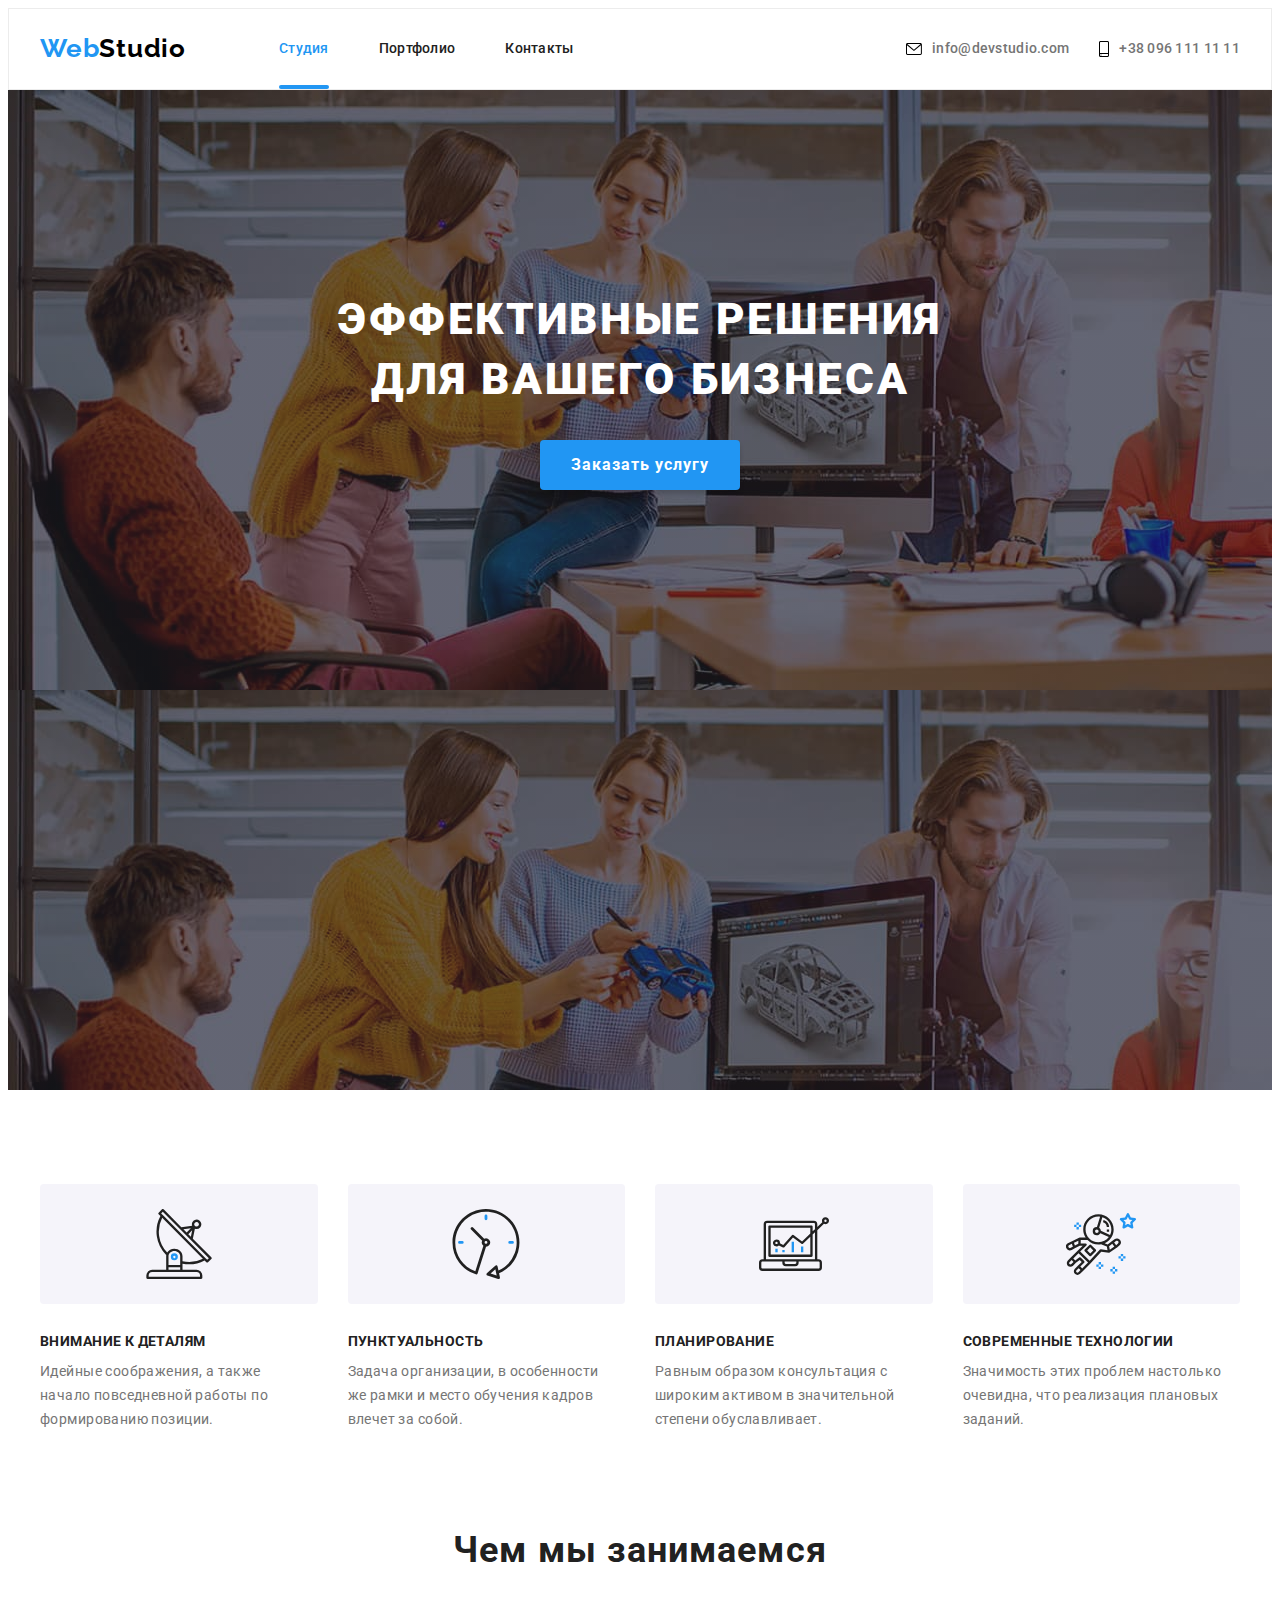
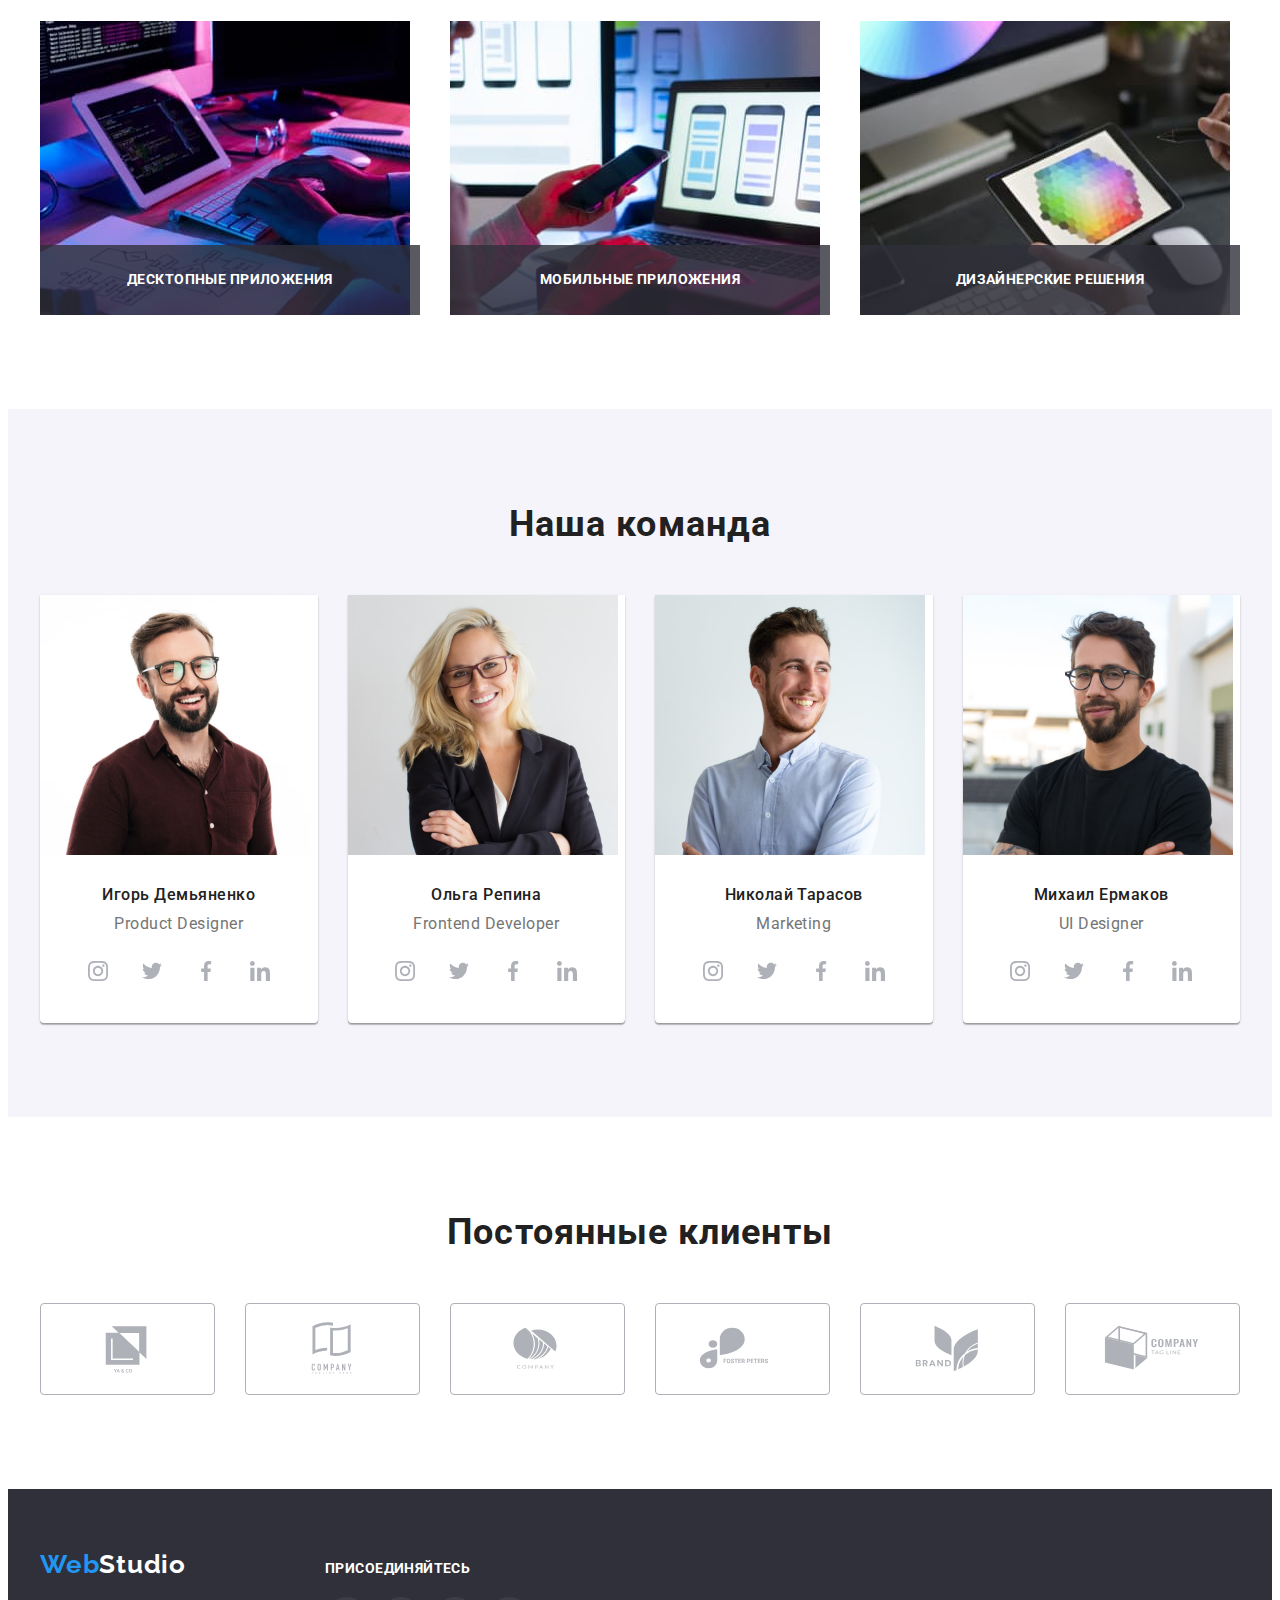
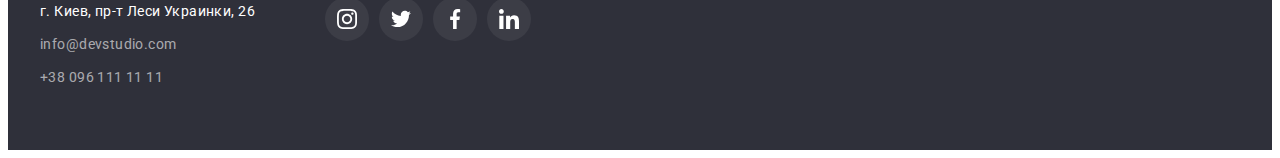
<file: index.html>
<!DOCTYPE html>
<html lang="ru">
  <head>
    <meta charset="UTF-8" />
    <meta http-equiv="X-UA-Compatible" content="IE=edge" />
    <meta name="viewport" content="width=device-width, initial-scale=1.0" />
    <title>Studio</title>
    <link
      rel="stylesheet"
      href="https://cdnjs.cloudflare.com/ajax/libs/modern-normalize/1.1.0/modern-normalize.min.css"
      integrity="sha512-wpPYUAdjBVSE4KJnH1VR1HeZfpl1ub8YT/NKx4PuQ5NmX2tKuGu6U/JRp5y+Y8XG2tV+wKQpNHVUX03MfMFn9Q=="
      crossorigin="anonymous"
      referrerpolicy="no-referrer"
    />
    <link rel="stylesheet" href="./css/styles.css" />
    <link
      href="https://fonts.googleapis.com/css2?family=Raleway:wght@700&family=Roboto:wght@400;500;700;900&display=swap"
      rel="stylesheet"
    />
  </head>

  <body>
    <!-- Заполняем шапку сайта -->
    <header class="header">
      <div class="container">
        <nav class="header-nav">
          <a lang="en" class="logo link" href=""
            ><span lang="en" class="logo-web">Web</span>Studio</a
          >
          <ul class="nav list">
            <li class="nav-studio-item">
              <a class="nav-studio link current" href="./index.html">Студия</a>
            </li>
            <li class="nav-portfolio-item">
              <a class="nav-portfolio link" href="./portfolio.html"
                >Портфолио</a
              >
            </li>
            <li class="nav-contakt-item">
              <a class="nav-contakt link" href="">Контакты</a>
            </li>
          </ul>
        </nav>
        <ul class="contact list">
          <li class="header-mail-item">
            <a
              lang="en"
              class="header-mail link"
              href="mailto:info@devstudio.com"
            >
              <svg class="icon-envelope" width="16" height="12">
                <use href="./images/symbol-defs.svg#icon-envelope"></use>
              </svg>
              <span class="mail-text">info@devstudio.com </span>
            </a>
          </li>
          <li class="header-tel-item">
            <a class="header-tel link" href="tel:+380961111111">
              <svg class="icon-smartphone" width="10" height="16">
                <use href="./images/symbol-defs.svg#icon-smartphone"></use>
              </svg>
              <span class="tel-number">+38 096 111 11 11</span>
            </a>
          </li>
        </ul>
      </div>
    </header>
    <!-- Основная часть -->
    <main>
      <section class="hero overlay">
        <div class="container">
          <h1 class="hero-name">Эффективные решения для вашего бизнеса</h1>
          <button data-modal-open class="hero-btn" type="button">
            Заказать услугу
          </button>
        </div>
      </section>
      <!-- Секция Наши особенности -->
      <section class="peculiarities">
        <div class="container">
          <h2 hidden>Нашы особенности</h2>
          <ul class="peculiarities-work list">
            <li class="peculiarities-item icon-antena">
              <h3 class="peculiarities-title">Внимание к деталям</h3>
              <p class="peculiarities-text">
                Идейные соображения, а также начало повседневной работы по
                формированию позиции.
              </p>
            </li>

            <li class="peculiarities-item icon-clock">
              <h3 class="peculiarities-title">Пунктуальность</h3>
              <p class="peculiarities-text">
                Задача организации, в особенности же рамки и место обучения
                кадров влечет за собой.
              </p>
            </li>

            <li class="peculiarities-item icon-diagram">
              <h3 class="peculiarities-title">Планирование</h3>
              <p class="peculiarities-text">
                Равным образом консультация с широким активом в значительной
                степени обуславливает.
              </p>
            </li>

            <li class="peculiarities-item icon-astronaut">
              <h3 class="peculiarities-title">Современные технологии</h3>
              <p class="peculiarities-text">
                Значимость этих проблем настолько очевидна, что реализация
                плановых заданий.
              </p>
            </li>
          </ul>
        </div>
      </section>
      <!-- Секция Чем мы занимаемся  -->
      <section class="what-doing">
        <div class="container">
          <h2 class="what-doing-title">Чем мы занимаемся</h2>
          <ul class="what-doing-img list">
            <li class="what-doing-card">
              <img
                src="./images/img_pc.jpg"
                alt="Веб проект для ПК"
                width="370"
                height="270"
              />
              <div class="doing-overlay">
                <p class="doing-overlay-text">Десктопные приложения</p>
              </div>
            </li>
            <li class="what-doing-card">
              <img
                src="./images/img_tel.jpg"
                alt="Веб проект для Телефона"
                width="370"
                height="270"
              />
              <div class="doing-overlay">
                <p class="doing-overlay-text">Мобильные приложения</p>
              </div>
            </li>
            <li class="what-doing-card">
              <img
                src="./images/img_plansh.jpg"
                alt="Веб проект для Планшета"
                width="370"
                height="270"
              />
              <div class="doing-overlay">
                <p class="doing-overlay-text">Дизайнерские решения</p>
              </div>
            </li>
          </ul>
        </div>
      </section>
      <!-- Секция Наша команда -->
      <section class="team">
        <div class="container">
          <h2 class="team-title">Наша команда</h2>
          <ul class="team-flex list">
            <li class="team-member">
              <img
                src="./images/igor_demynenko.jpg"
                alt="Игорь Демьяненко"
                width="270"
                height="260"
              />
              <div class="team-member-card">
                <h3 class="team-name">Игорь Демьяненко</h3>
                <p class="team-position" lang="en">Product Designer</p>

                <ul class="team-member-cocial list">
                  <li class="member-cocial-icon">
                    <a href="" class="cocial-icon-link link">
                      <svg class="cocial-icon-item" width="20" height="20">
                        <use
                          href="./images/symbol-defs.svg#icon-instagram-1-1"
                        ></use>
                      </svg>
                    </a>
                  </li>
                  <li class="member-cocial-icon">
                    <a href="" class="cocial-icon-link link">
                      <svg class="cocial-icon-item" width="20" height="20">
                        <use
                          href="./images/symbol-defs.svg#icon-twitter-1-1"
                        ></use>
                      </svg>
                    </a>
                  </li>
                  <li class="member-cocial-icon">
                    <a href="" class="cocial-icon-link link">
                      <svg class="cocial-icon-item" width="20" height="20">
                        <use
                          href="./images/symbol-defs.svg#icon-facebook-1-1"
                        ></use>
                      </svg>
                    </a>
                  </li>
                  <li class="member-cocial-icon">
                    <a href="" class="cocial-icon-link link">
                      <svg class="cocial-icon-item" width="20" height="20">
                        <use
                          href="./images/symbol-defs.svg#icon-linkedin-1-1"
                        ></use>
                      </svg>
                    </a>
                  </li>
                </ul>
              </div>
            </li>

            <li class="team-member">
              <img
                src="./images/olga_repina.jpg"
                alt="Ольга Репина"
                width="270"
                height="260"
              />
              <div class="team-member-card">
                <h3 class="team-name">Ольга Репина</h3>
                <p class="team-position" lang="en">Frontend Developer</p>

                <ul class="team-member-cocial list">
                  <li class="member-cocial-icon">
                    <a href="" class="cocial-icon-link link">
                      <svg class="cocial-icon-item" width="20" height="20">
                        <use
                          href="./images/symbol-defs.svg#icon-instagram-1-1"
                        ></use>
                      </svg>
                    </a>
                  </li>
                  <li class="member-cocial-icon">
                    <a href="" class="cocial-icon-link link">
                      <svg class="cocial-icon-item" width="20" height="20">
                        <use
                          href="./images/symbol-defs.svg#icon-twitter-1-1"
                        ></use>
                      </svg>
                    </a>
                  </li>
                  <li class="member-cocial-icon">
                    <a href="" class="cocial-icon-link link">
                      <svg class="cocial-icon-item" width="20" height="20">
                        <use
                          href="./images/symbol-defs.svg#icon-facebook-1-1"
                        ></use>
                      </svg>
                    </a>
                  </li>
                  <li class="member-cocial-icon">
                    <a href="" class="cocial-icon-link link">
                      <svg class="cocial-icon-item" width="20" height="20">
                        <use
                          href="./images/symbol-defs.svg#icon-linkedin-1-1"
                        ></use>
                      </svg>
                    </a>
                  </li>
                </ul>
              </div>
            </li>
            <li class="team-member">
              <img
                src="./images/nikola_tarasov.jpg"
                alt="Николай Тарасов"
                width="270"
                height="260"
              />
              <div class="team-member-card">
                <h3 class="team-name">Николай Тарасов</h3>
                <p class="team-position" lang="en">Marketing</p>

                <ul class="team-member-cocial list">
                  <li class="member-cocial-icon">
                    <a href="" class="cocial-icon-link link">
                      <svg class="cocial-icon-item" width="20" height="20">
                        <use
                          href="./images/symbol-defs.svg#icon-instagram-1-1"
                        ></use>
                      </svg>
                    </a>
                  </li>
                  <li class="member-cocial-icon">
                    <a href="" class="cocial-icon-link link">
                      <svg class="cocial-icon-item" width="20" height="20">
                        <use
                          href="./images/symbol-defs.svg#icon-twitter-1-1"
                        ></use>
                      </svg>
                    </a>
                  </li>
                  <li class="member-cocial-icon">
                    <a href="" class="cocial-icon-link link">
                      <svg class="cocial-icon-item" width="20" height="20">
                        <use
                          href="./images/symbol-defs.svg#icon-facebook-1-1"
                        ></use>
                      </svg>
                    </a>
                  </li>
                  <li class="member-cocial-icon">
                    <a href="" class="cocial-icon-link link">
                      <svg class="cocial-icon-item" width="20" height="20">
                        <use
                          href="./images/symbol-defs.svg#icon-linkedin-1-1"
                        ></use>
                      </svg>
                    </a>
                  </li>
                </ul>
              </div>
            </li>
            <li class="team-member">
              <img
                src="./images/mihail_ermakov.jpg"
                alt="Михаил Ермаков"
                width="270"
                height="260"
              />
              <div class="team-member-card">
                <h3 class="team-name">Михаил Ермаков</h3>
                <p class="team-position" lang="en">UI Designer</p>

                <ul class="team-member-cocial list">
                  <li class="member-cocial-icon">
                    <a href="" class="cocial-icon-link link">
                      <svg class="cocial-icon-item" width="20" height="20">
                        <use
                          href="./images/symbol-defs.svg#icon-instagram-1-1"
                        ></use>
                      </svg>
                    </a>
                  </li>
                  <li class="member-cocial-icon">
                    <a href="" class="cocial-icon-link link">
                      <svg class="cocial-icon-item" width="20" height="20">
                        <use
                          href="./images/symbol-defs.svg#icon-twitter-1-1"
                        ></use>
                      </svg>
                    </a>
                  </li>
                  <li class="member-cocial-icon">
                    <a href="" class="cocial-icon-link link">
                      <svg class="cocial-icon-item" width="20" height="20">
                        <use
                          href="./images/symbol-defs.svg#icon-facebook-1-1"
                        ></use>
                      </svg>
                    </a>
                  </li>
                  <li class="member-cocial-icon">
                    <a href="" class="cocial-icon-link link">
                      <svg class="cocial-icon-item" width="20" height="20">
                        <use
                          href="./images/symbol-defs.svg#icon-linkedin-1-1"
                        ></use>
                      </svg>
                    </a>
                  </li>
                </ul>
              </div>
            </li>
          </ul>
        </div>
      </section>

      <!-- Секция Постоянные клиенты -->
      <section class="clients">
        <div class="container">
          <h3 class="clients-title">Постоянные клиенты</h3>
          <ul class="client-logo list">
            <li class="client-logo-item">
              <a href="" class="client-logo-link link">
                <svg class="client-logo-icon" width="106" height="60">
                  <use href="./images/symbol-defs.svg#icon-Logo-1-1"></use>
                </svg>
              </a>
            </li>
            <li class="client-logo-item">
              <a href="" class="client-logo-link link">
                <svg class="client-logo-icon" width="106" height="60">
                  <use href="./images/symbol-defs.svg#icon-Logo-2-1"></use>
                </svg>
              </a>
            </li>
            <li class="client-logo-item">
              <a href="" class="client-logo-link link">
                <svg class="client-logo-icon" width="106" height="60">
                  <use href="./images/symbol-defs.svg#icon-Logo-3-1"></use>
                </svg>
              </a>
            </li>
            <li class="client-logo-item">
              <a href="" class="client-logo-link link">
                <svg class="client-logo-icon" width="106" height="60">
                  <use href="./images/symbol-defs.svg#icon-Logo-4-1"></use>
                </svg>
              </a>
            </li>
            <li class="client-logo-item">
              <a href="" class="client-logo-link link">
                <svg class="client-logo-icon" width="106" height="60">
                  <use href="./images/symbol-defs.svg#icon-Logo-5-1"></use>
                </svg>
              </a>
            </li>
            <li class="client-logo-item">
              <a href="" class="client-logo-link link">
                <svg class="client-logo-icon" width="106" height="60">
                  <use href="./images/symbol-defs.svg#icon-Logo-6-1"></use>
                </svg>
              </a>
            </li>
          </ul>
        </div>
      </section>
    </main>
    <!-- Наполняем подвал -->
    <footer class="footer">
      <div class="container">
        <div class="logo-footer-address">
          <a lang="en" class="logo-footer link" href=""
            ><span class="logo-web">Web</span>Studio</a
          >
          <address class="footer-address">
            <ul class="list">
              <li class="address-text">г. Киев, пр-т Леси Украинки, 26</li>
              <li class="down-mail">
                <a
                  lang="en"
                  class="footer-mail link"
                  href="mailto:info@devstudio.com"
                  >info@devstudio.com</a
                >
              </li>
              <li class="down-tel">
                <a class="footer-tel link" href="tel:+380961111111"
                  >+38 096 111 11 11</a
                >
              </li>
            </ul>
          </address>
        </div>
        <div class="footer-cocial-address">
          <p class="footer-cocial-title">ПРИСОЕДИНЯЙТЕСЬ</p>
          <ul class="footer-cocial list">
            <li class="footer-cocial-icon">
              <a href="" class="footer-icon-link link">
                <svg class="footer-icon-item" width="20" height="20">
                  <use href="./images/symbol-defs.svg#icon-instagram-1-1"></use>
                </svg>
              </a>
            </li>
            <li class="footer-cocial-icon">
              <a href="" class="footer-icon-link link">
                <svg class="footer-icon-item" width="20" height="20">
                  <use href="./images/symbol-defs.svg#icon-twitter-1-1"></use>
                </svg>
              </a>
            </li>
            <li class="footer-cocial-icon">
              <a href="" class="footer-icon-link link">
                <svg class="footer-icon-item" width="20" height="20">
                  <use href="./images/symbol-defs.svg#icon-facebook-1-1"></use>
                </svg>
              </a>
            </li>
            <li class="footer-cocial-icon">
              <a href="" class="footer-icon-link link">
                <svg class="footer-icon-item" width="20" height="20">
                  <use href="./images/symbol-defs.svg#icon-linkedin-1-1"></use>
                </svg>
              </a>
            </li>
          </ul>
        </div>
      </div>
    </footer>

    <div class="backdrop is-hidden" data-modal>
      <div class="modal">
        <button data-modal-close class="modal-button-close">
            <svg class="modal-close-icon" width="18" height="18">
              <use href="./images/symbol-defs.svg#icon-close-black-x"></use>
             </svg>
        </button>
      </div>
    </div>

    <script src="./js/modal.js"></script>
  </body>
</html>
</file>
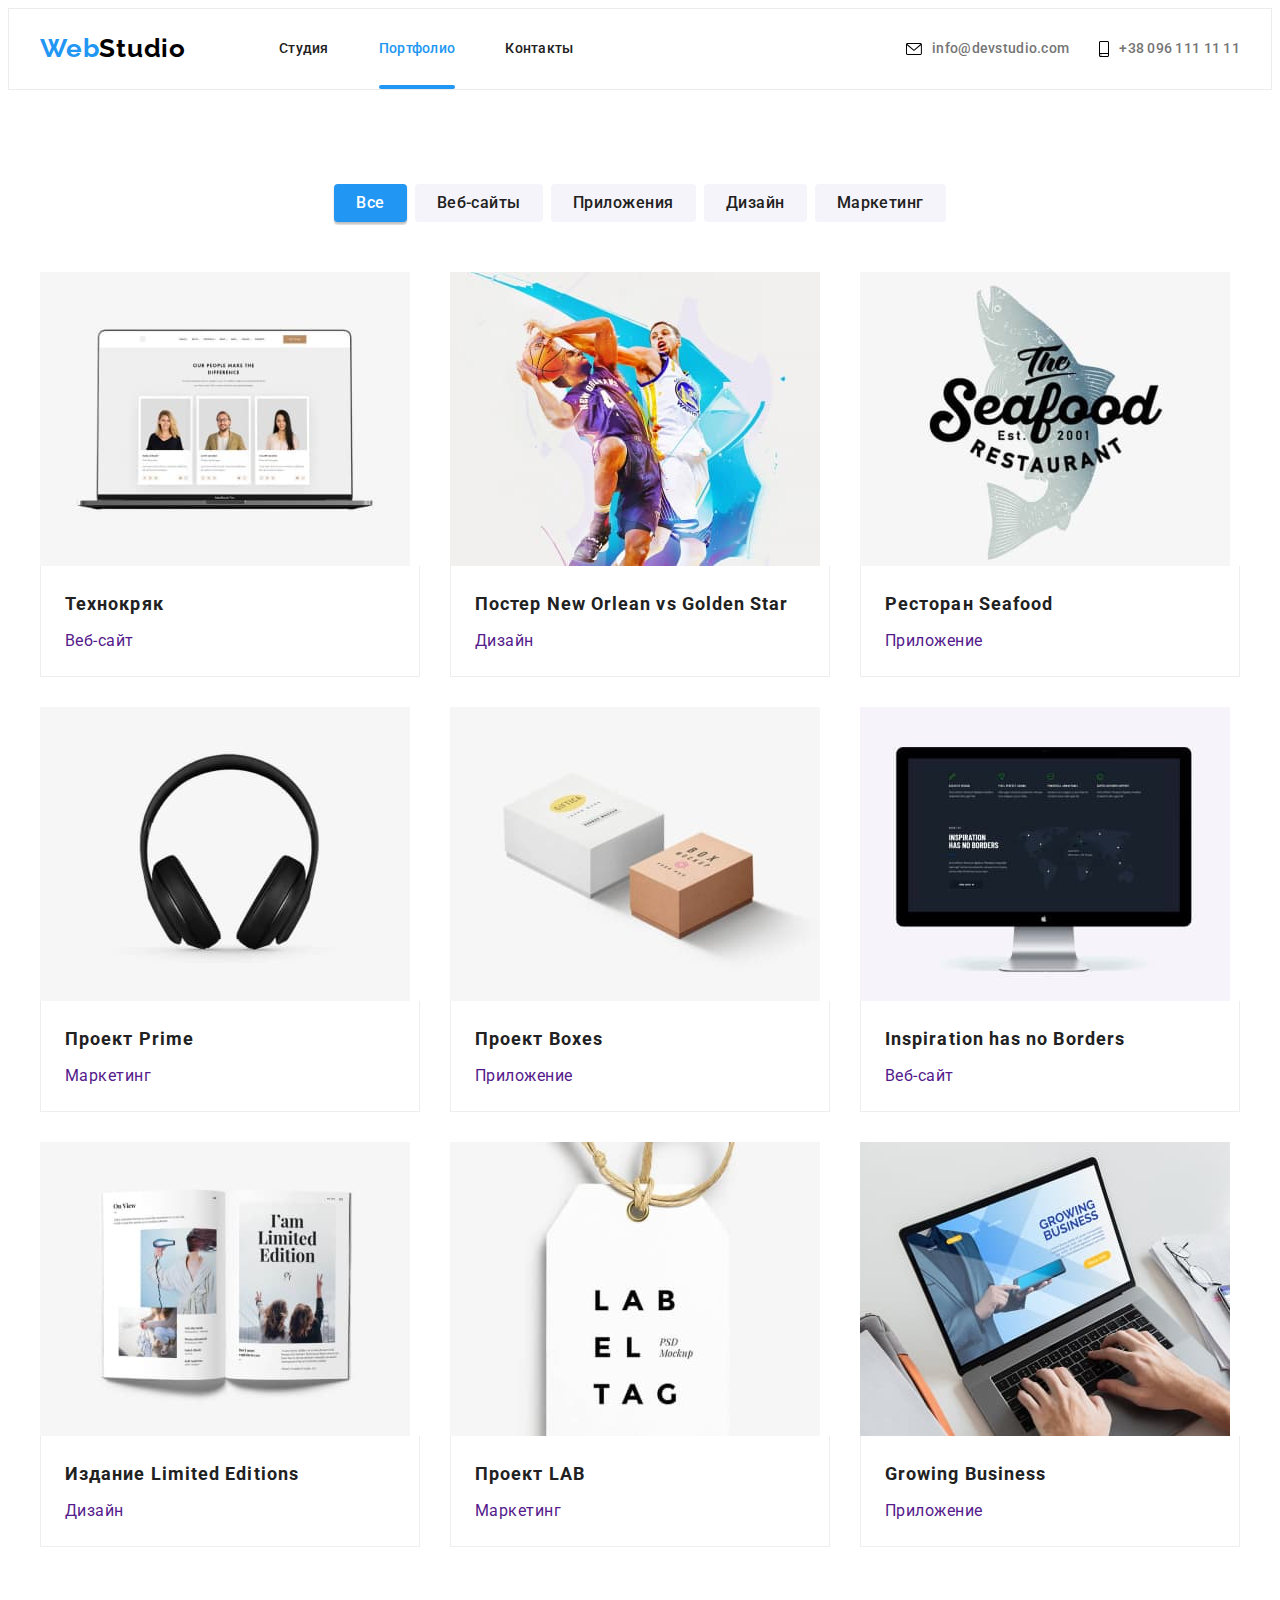
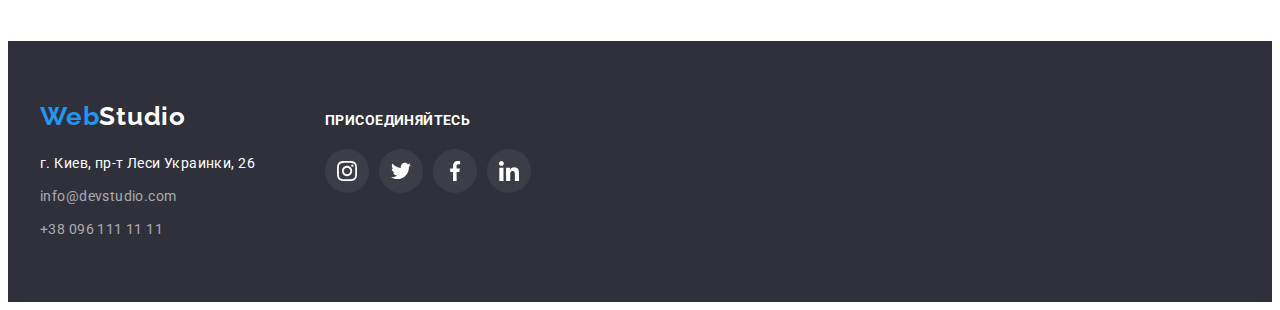
<file: portfolio.html>
<!DOCTYPE html>
<html lang="ru">
  <head>
    <meta charset="UTF-8" />
    <meta http-equiv="X-UA-Compatible" content="IE=edge" />
    <meta name="viewport" content="width=device-width, initial-scale=1.0" />
    <title>Portfolio</title>
    <link
      rel="stylesheet"
      href="https://cdnjs.cloudflare.com/ajax/libs/modern-normalize/1.1.0/modern-normalize.min.css"
      integrity="sha512-wpPYUAdjBVSE4KJnH1VR1HeZfpl1ub8YT/NKx4PuQ5NmX2tKuGu6U/JRp5y+Y8XG2tV+wKQpNHVUX03MfMFn9Q=="
      crossorigin="anonymous"
      referrerpolicy="no-referrer"
    />
    <link rel="stylesheet" href="./css/styles.css" />
    <link
      href="https://fonts.googleapis.com/css2?family=Raleway:wght@700&family=Roboto:wght@400;500;700;900&display=swap"
      rel="stylesheet"
    />
  </head>

  <body>
    <header class="header">
      <div class="container">
        <nav class="header-nav">
          <a lang="en" class="logo link" href=""
            ><span lang="en" class="logo-web">Web</span>Studio</a
          >
          <ul class="nav list">
            <li class="nav-studio-item">
              <a class="nav-studio link" href="./index.html">Студия</a>
            </li>
            <li class="nav-portfolio-item">
              <a class="nav-portfolio link current" href="./portfolio.html"
                >Портфолио</a
              >
            </li>
            <li class="nav-contakt-item">
              <a class="nav-contakt link" href="">Контакты</a>
            </li>
          </ul>
        </nav>
        <ul class="contact list">
          <li class="header-mail-item">
            <a
              lang="en"
              class="header-mail link"
              href="mailto:info@devstudio.com"
            >
              <svg class="icon-envelope" width="16" height="12">
                <use href="./images/symbol-defs.svg#icon-envelope"></use>
              </svg>
              <span class="mail-text">info@devstudio.com </span>
            </a>
          </li>
          <li class="header-tel-item">
            <a class="header-tel link" href="tel:+380961111111">
              <svg class="icon-smartphone" width="10" height="16">
                <use href="./images/symbol-defs.svg#icon-smartphone"></use>
              </svg>
              <span class="tel-number">+38 096 111 11 11</span>
            </a>
          </li>
        </ul>
      </div>
    </header>

    <main>
      <!--Это секция кнопок и изображений для портфолио  -->
      <section class="portfolio-filter">
        <div class="container">
          <h2 hidden>Наши работы</h2>
          <!-- Это список кнопок -->
          <ul class="filter list">
            <li class="item">
              <button class="filter-btn current-btn" type="button">Все</button>
            </li>
            <li class="item">
              <button class="filter-btn" type="button">Веб-сайты</button>
            </li>
            <li class="item">
              <button class="filter-btn" type="button">Приложения</button>
            </li>
            <li class="item">
              <button class="filter-btn" type="button">Дизайн</button>
            </li>
            <li class="item">
              <button class="filter-btn" type="button">Маркетинг</button>
            </li>
          </ul>
          <!--Это список изображений -->
          <ul class="projeсt list">
            <li class="project-card">
              <a href="" class="project-link link">
                <div class="project-image">
                  <img
                    src="./images/portfolio/tehnokryk.jpg"
                    alt="Веб-сайт Технокряк"
                    width="370"
                    height="294"
                  />
                  <div class="project-overlay">
                    <p class="overlay-text">
                      Ресурс предлагает комплексные предложения с разным уровнем
                      функционала и сервисов. Все это позволит посетителю
                      получить исчерпывающие сведения о компании или частном
                      лице.
                    </p>
                  </div>
                </div>
                <div class="bottom-card">
                  <h3 class="projeсt-name">Технокряк</h3>
                  <p class="projeсt-product">Веб-сайт</p>
                </div>
              </a>
            </li>
            <li class="project-card">
              <a href="" class="project-link link">
                <div class="project-image">
                  <img
                    src="./images/portfolio/poster.jpg"
                    alt="Дизайн"
                    width="370"
                    height="294"
                  />
                  <div class="project-overlay">
                    <p class="overlay-text">
                      Ресурс предлагает комплексные предложения с разным уровнем
                      функционала и сервисов. Все это позволит посетителю
                      получить исчерпывающие сведения о компании или частном
                      лице.
                    </p>
                  </div>
                </div>
                <div class="bottom-card">
                  <h3 class="projeсt-name">Постер New Orlean vs Golden Star</h3>
                  <p class="projeсt-product">Дизайн</p>
                </div>
              </a>
            </li>
            <li class="project-card">
              <a href="" class="project-link link">
                <div class="project-image">
                  <img
                    src="./images/portfolio/restoran.jpg"
                    alt="Приложение"
                    width="370"
                    height="294"
                  />
                  <div class="project-overlay">
                    <p class="overlay-text">
                      Ресурс предлагает комплексные предложения с разным уровнем
                      функционала и сервисов. Все это позволит посетителю
                      получить исчерпывающие сведения о компании или частном
                      лице.
                    </p>
                  </div>
                </div>
                <div class="bottom-card">
                  <h3 class="projeсt-name">Ресторан Seafood</h3>
                  <p class="projeсt-product">Приложение</p>
                </div>
              </a>
            </li>
            <li class="project-card">
              <a href="" class="project-link link">
                <div class="project-image">
                  <img
                    src="./images/portfolio/projekt_prime.jpg"
                    alt="Маркетинг"
                    width="370"
                    height="294"
                  />
                  <div class="project-overlay">
                    <p class="overlay-text">
                      Ресурс предлагает комплексные предложения с разным уровнем
                      функционала и сервисов. Все это позволит посетителю
                      получить исчерпывающие сведения о компании или частном
                      лице.
                    </p>
                  </div>
                </div>
                <div class="bottom-card">
                  <h3 class="projeсt-name">Проект Prime</h3>
                  <p class="projeсt-product">Маркетинг</p>
                </div>
              </a>
            </li>
            <li class="project-card">
              <a href="" class="project-link link">
                <div class="project-image">
                  <img
                    src="./images/portfolio/projekt_boxes.jpg"
                    alt="Приложение"
                    width="370"
                    height="294"
                  />
                  <div class="project-overlay">
                    <p class="overlay-text">
                      Ресурс предлагает комплексные предложения с разным уровнем
                      функционала и сервисов. Все это позволит посетителю
                      получить исчерпывающие сведения о компании или частном
                      лице.
                    </p>
                  </div>
                </div>
                <div class="bottom-card">
                  <h3 class="projeсt-name">Проект Boxes</h3>
                  <p class="projeсt-product">Приложение</p>
                </div>
              </a>
            </li>
            <li class="project-card">
              <a href="" class="project-link link">
                <div class="project-image">
                  <img
                    src="./images/portfolio/inspiration.jpg"
                    alt="Веб-сайт"
                    width="370"
                    height="294"
                  />
                  <div class="project-overlay">
                    <p class="overlay-text">
                      Ресурс предлагает комплексные предложения с разным уровнем
                      функционала и сервисов. Все это позволит посетителю
                      получить исчерпывающие сведения о компании или частном
                      лице.
                    </p>
                  </div>
                </div>
                <div class="bottom-card">
                  <h3 class="projeсt-name">Inspiration has no Borders</h3>
                  <p class="projeсt-product">Веб-сайт</p>
                </div>
              </a>
            </li>
            <li class="project-card">
              <a href="" class="project-link link">
                <div class="project-image">
                  <img
                    src="./images/portfolio/izdanie.jpg"
                    alt="Дизайн"
                    width="370"
                    height="294"
                  />
                  <div class="project-overlay">
                    <p class="overlay-text">
                      Ресурс предлагает комплексные предложения с разным уровнем
                      функционала и сервисов. Все это позволит посетителю
                      получить исчерпывающие сведения о компании или частном
                      лице.
                    </p>
                  </div>
                </div>
                <div class="bottom-card">
                  <h3 class="projeсt-name">Издание Limited Editions</h3>
                  <p class="projeсt-product">Дизайн</p>
                </div>
              </a>
            </li>
            <li class="project-card">
              <a href="" class="project-link link">
                <div class="project-image">
                  <img
                    src="./images/portfolio/projekt_lab.jpg"
                    alt="Маркетинг"
                    width="370"
                    height="294"
                  />
                  <div class="project-overlay">
                    <p class="overlay-text">
                      Ресурс предлагает комплексные предложения с разным уровнем
                      функционала и сервисов. Все это позволит посетителю
                      получить исчерпывающие сведения о компании или частном
                      лице.
                    </p>
                  </div>
                </div>
                <div class="bottom-card">
                  <h3 class="projeсt-name">Проект LAB</h3>
                  <p class="projeсt-product">Маркетинг</p>
                </div>
              </a>
            </li>
            <li class="project-card">
              <a href="" class="project-link link">
                <div class="project-image">
                  <img
                    src="./images/portfolio/growing.jpg"
                    alt="Приложение"
                    width="370"
                    height="294"
                  />
                  <div class="project-overlay">
                    <p class="overlay-text">
                      Ресурс предлагает комплексные предложения с разным уровнем
                      функционала и сервисов. Все это позволит посетителю
                      получить исчерпывающие сведения о компании или частном
                      лице.
                    </p>
                  </div>
                </div>
                <div class="bottom-card">
                  <h3 class="projeсt-name">Growing Business</h3>
                  <p class="projeсt-product">Приложение</p>
                </div>
              </a>
            </li>
          </ul>
        </div>
      </section>
    </main>

    <footer class="footer">
      <div class="container">
        <div class="logo-footer-address">
          <a lang="en" class="logo-footer link" href=""
            ><span class="logo-web">Web</span>Studio</a
          >
          <address class="footer-address">
            <ul class="list">
              <li class="address-text">г. Киев, пр-т Леси Украинки, 26</li>
              <li class="down-mail">
                <a
                  lang="en"
                  class="footer-mail link"
                  href="mailto:info@devstudio.com"
                  >info@devstudio.com</a
                >
              </li>
              <li class="down-tel">
                <a class="footer-tel link" href="tel:+380961111111"
                  >+38 096 111 11 11</a
                >
              </li>
            </ul>
          </address>
        </div>
        <div class="footer-cocial-address">
          <p class="footer-cocial-title">ПРИСОЕДИНЯЙТЕСЬ</p>
          <ul class="footer-cocial list">
            <li class="footer-cocial-icon">
              <a href="" class="footer-icon-link link">
                <svg class="footer-icon-item" width="20" height="20">
                  <use href="./images/symbol-defs.svg#icon-instagram-1-1"></use>
                </svg>
              </a>
            </li>
            <li class="footer-cocial-icon">
              <a href="" class="footer-icon-link link">
                <svg class="footer-icon-item" width="20" height="20">
                  <use href="./images/symbol-defs.svg#icon-twitter-1-1"></use>
                </svg>
              </a>
            </li>
            <li class="footer-cocial-icon">
              <a href="" class="footer-icon-link link">
                <svg class="footer-icon-item" width="20" height="20">
                  <use href="./images/symbol-defs.svg#icon-facebook-1-1"></use>
                </svg>
              </a>
            </li>
            <li class="footer-cocial-icon">
              <a href="" class="footer-icon-link link">
                <svg class="footer-icon-item" width="20" height="20">
                  <use href="./images/symbol-defs.svg#icon-linkedin-1-1"></use>
                </svg>
              </a>
            </li>
          </ul>
        </div>
      </div>
    </footer>
  </body>
</html>
</file>
<file: css/styles.css>
:root {--font-family-filter:'Roboto';
--brand-text-color:#757575;
--accent-text-color:#212121;
--logo-web-color:#2196F3;
--logo-studio-color:#000;
--hero-text-color:#FFF;
--hero-bg-color:#2F303A;
--hero-btn-bg-hover:#188CE8;
--team-bg-color:#F5F4FA;
--foot-text-color:rgba(255,255,255,0.6);
--timing-function:cubic-bezier(0.4, 0, 0.2, 1);
}

p,h1,h2,h3,ul {
    margin: 0;
    padding: 0;
}

img {
    display: block;
    max-width: 100%;
    height: auto;
}

body {
    font-family: var(--font-family-filter);
    color:var(--brand-text-color);
    background-color: var(--hero-text-color);
}

.link {
    text-decoration: none;
}

.list {
    list-style: none;
}


/* Это стили для сайта СТУДИЯ, секция header */

.container {
    display: block;
    width: 1200px;
    padding-left: 15px;
    padding-right: 15px;
    margin-left: auto;
    margin-right: auto;
}

.logo {
    color:var(--logo-studio-color);
    font-family: 'Raleway', sans-serif;
    font-style: normal;
    font-weight: 700;
    font-size: 26px;
    line-height: 1.19;
    letter-spacing: 0.03em;
    padding-top: 24px;
    padding-bottom: 25px;
}

.logo-web {
    color:var(--logo-web-color);
}

.nav {
    display: flex; 
    margin-left: 93px;
}

.header-nav {
    display: flex;
    align-items: center;
}

.contact {
    display: flex;
    margin-left: auto;
    align-items: center;    
}

.header .container {
    display: flex;
    align-items: center;
}

.nav-studio,
.nav-portfolio,
.nav-contakt {
    display: block;
    padding-top: 32px;
    padding-bottom: 32px;

    color:var(--accent-text-color);
    font-weight: 500;
    font-size: 14px;
    line-height: 1.14;
    letter-spacing: 0.02em; 
    
    transition: color 250ms var(--timing-function);
}


.nav-portfolio-item,
.nav-contakt-item {
   margin-left: 50px;
}

.current {
    color:var(--logo-web-color);
    position: relative;
}

.current::after {
    content: "";
    display: block;
    position: absolute;
    bottom: 0;
    width: 100%;
    height: 4px;
    background: var(--logo-web-color);
    border-radius: 2px;
}

.nav-studio:hover,
.nav-portfolio:hover,
.nav-contakt:hover,
.nav-studio:focus,
.nav-portfolio:focus,
.nav-contakt:focus {
    color:var(--logo-web-color);
}

.header-mail,
.header-tel {
    display:flex;
    align-items: center;
    font-weight: 500;
    font-size: 14px;
    line-height: 1.14;
    letter-spacing: 0.02em;
    color:var(--brand-text-color);

    padding-top: 32px;
    padding-bottom: 32px;
    
    transition: color 250ms var(--timing-function);
}

.mail-text,
.tel-number {
    margin-left: 10px;    
}

.header-mail:hover,
.header-tel:hover, 
.footer-mail:hover,
.footer-tel:hover {
    color: var(--logo-web-color);
}

.icon-envelope,
.icon-smartphone {
    transition: fill 250ms var(--timing-function);
}

.header-mail:hover .icon-envelope {
    fill: var(--logo-web-color);
}

.header-tel:hover .icon-smartphone {
    fill: var(--logo-web-color);
}

.header-mail:focus,
.header-tel:focus,
.footer-mail:focus,
.footer-tel:focus {
    color:var(--logo-web-color);
}

.header-mail:focus .icon-envelope {
    fill: var(--logo-web-color);
}

.header-tel:focus .icon-smartphone {
    fill: var(--logo-web-color);
}

.header-tel-item {
    margin-left: 30px;
}

.header {
    border: 1px solid #ECECEC;
}

/* Стилизация секции герой */
.hero {
    background-color:var(--hero-bg-color);
    padding-top: 200px;
    padding-bottom: 200px;
 }

 .overlay {
     max-width: 1600px;
     height: 600px;
     margin-left: auto;
     margin-right: auto;
     background-image:
     linear-gradient(to right,
     rgba(47, 48, 58, 0.4),
     rgba(47, 48, 58, 0.4)),
     url(../images/bg-img-hero.jpg);
 }

.hero-name {
    font-weight: 900;
    font-size: 44px;
    line-height: 1.36;
    text-align: center;
    letter-spacing: 0.06em;
    text-transform: uppercase;
    color:var(--hero-text-color);

    max-width: 696px;
    margin-left: auto;
    margin-right: auto;
}

.hero-btn {
    font-family: var(--font-family-filter);
    font-weight: 700;
    font-size: 16px;
    line-height: 1.88;
    text-align: center;
    letter-spacing: 0.06em;
    color:var(--hero-text-color);
    background-color:var(--logo-web-color);

    display: block;
    width: 200px;
    height: 50px;
    margin-left: auto;
    margin-right: auto;
    margin-top: 30px;
    box-shadow: 0px 4px 4px rgba(0, 0, 0, 0.15);
    border-radius: 4px;
    border: none;

    transition: background-color 250ms var(--timing-function);
}  

.hero-btn:hover,
.hero-btn:focus {
    background-color:var(--hero-btn-bg-hover);
    cursor: pointer;
}

.peculiarities {
    padding-top: 94px;
    padding-bottom: 94px;
}

.peculiarities-work {
    display: flex;
    margin: -15px;
}

.peculiarities-item {
    flex-basis: calc(100%/4 - 30px);
    margin: 15px;
}

.peculiarities-item::before {
    display: block;
    content: "";
    height: 120px;
    background-repeat: no-repeat;
    background-position: center;
    background-size: 70px 70px;
    background-color:var(--team-bg-color);
    margin-bottom: 30px;
    border-radius: 4px;    
}

.icon-antena::before {
    background-image:
    url(../images/icon/antenna\ 1.svg);
}

.icon-clock::before {
    background-image:
    url(../images/icon/clock\ 1.svg);
}

.icon-diagram::before {
    background-image:
    url(../images/icon/diagram\ 1.svg);
}

.icon-astronaut::before {
    background-image:
    url(../images/icon/astronaut\ 1.svg);
}

.peculiarities-title {
    font-weight: 700;
    font-size: 14px;
    line-height: 1.14;
    letter-spacing: 0.03em;
    text-transform: uppercase;
    color:var(--accent-text-color);
}

.peculiarities-text {
    font-size: 14px;
    line-height: 1.71;
    letter-spacing: 0.03em;

    max-width: 270px;
    margin-top: 10px;
    min-height: 75px;
}

.what-doing {
    padding-bottom: 94px;
}

.what-doing-img {
    display: flex;
    margin-top: 50px;
}

.what-doing-card {
    position: relative;
    display: block;
    flex-basis: calc((100% - 2*30px)/3);
}

.what-doing-card:not(:nth-child(3n)) {
    margin-right: 30px;
}

.what-doing-card:not(:nth-last-child(-n+3)) {
    margin-bottom: 30px;
}

.what-doing-title {
    font-weight: 700;
    font-size: 36px;
    line-height: 1.17;
    text-align: center;
    letter-spacing: 0.03em;
    color:var(--accent-text-color);
}

.doing-overlay {
    position: absolute;
    display: flex;
    justify-content: center;
    align-items: center;
    bottom: 0;
    width: 100%;
    height: 70px;
    background: rgba(47, 48, 58, 0.8);;
}

.doing-overlay-text {
    font-weight: 700;
    font-size: 14px;
    line-height: 1.14;
    letter-spacing: 0.03em;
    text-transform: uppercase;
    color: var(--hero-text-color);
}

   /* ---Наша команда--- */

.team {
    background-color:var(--team-bg-color);

    padding-top: 94px;
    padding-bottom: 94px;
}

.team-flex {
    display: flex;
    margin: -15px;
    
}

.team-title {
    font-weight: 700;
    font-size: 36px;
    line-height: 1.17;
    text-align: center;
    letter-spacing: 0.03em;
    color:var(--accent-text-color);

    margin-bottom: 50px;
}
.team-member {
    background-color: var(--hero-text-color);
    box-shadow: 0px 1px 3px rgba(0, 0, 0, 0.12), 0px 1px 1px rgba(0, 0, 0, 0.14), 0px 2px 1px rgba(0, 0, 0, 0.2);
    border-radius: 0px 0px 4px 4px;

    flex-basis: calc(100%/4 - 30px);
    margin: 15px;
}

.team-member-card {
   padding-top: 30px;
   padding-bottom: 30px;
}

.team-name {
    font-weight: 500;
    font-size: 16px;
    line-height: 1.19;
    letter-spacing: 0.03em;
    color:var(--accent-text-color);
    text-align: center;
    margin-bottom: 10px;
}

.team-position {
    font-size: 16px;
    line-height: 1.19;
    letter-spacing: 0.03em;
    text-align: center;
    margin-bottom: 16px;
}

.team-member-cocial {
    display: flex;
    justify-content: center;
}

.member-cocial-icon {
    width: 44px;
    height: 44px;
}

.member-cocial-icon:not(:first-child) {
    margin-left: 10px;
}

.cocial-icon-link {
    display:flex;
    justify-content: center;
    align-items: center;
    width: 100%;
    height: 100%;
    background-color:var(--hero-text-color);
    border-radius: 50%;

    transition: background-color 250ms var(--timing-function);
}

.cocial-icon-item {
    fill: #AFB1B8;

    transition: fill 250ms var(--timing-function);
}

.cocial-icon-link:hover,
.cocial-icon-link:focus {
    background-color:var(--logo-web-color);
}

.cocial-icon-link:hover .cocial-icon-item,
.cocial-icon-link:focus .cocial-icon-item {
    fill:var(--hero-text-color);
}

/* Стили для Постоянные Клиенты */

.clients {
    padding-top: 94px;
    padding-bottom: 94px;
}

.client-logo {
    display: flex;
    margin: -15px;
}

.client-logo-item {
    box-sizing: border-box;
    width: 170px;
    height: 92px;
    border: 1px solid #AFB1B8;
    border-radius: 4px;
    flex-basis: calc(100%/6 - 30px);
    margin: 15px;
}

.client-logo-link {
    display:flex;
    outline: transparent;
    justify-content: center;
    align-items: center;
    width: 100%;
    height: 100%;

    transition: border 250ms var(--timing-function);
}

.client-logo-link:hover .client-logo-icon,
.client-logo-link:focus .client-logo-icon {
    fill: var(--logo-web-color);    
}

.client-logo-link:focus,
.client-logo-link:hover {
    border: 1px solid var(--logo-web-color);
}

.client-logo-icon {
    fill: #AFB1B8;

    transition: fill 250ms var(--timing-function);
}

.clients-title {
    font-weight: 700;
    font-size: 36px;
    line-height: 42px;
    text-align: center;
    letter-spacing: 0.03em;    
    color:var(--accent-text-color);
    margin-bottom: 50px;
}

/* Стили для Подвал */

.footer {
    background-color:var(--hero-bg-color);

    padding-top: 60px;
    padding-bottom: 60px;
}

.logo-footer {
    color: var(--hero-text-color);
    font-family: 'Raleway', sans-serif;
    font-style: normal;
    font-weight: 700;
    font-size: 26px;
    line-height: 1.19;
    letter-spacing: 0.03em;
}

.footer-address {
    font-weight: 400;
    font-style: normal;
    font-size: 14px;
    line-height: 1.71;
    letter-spacing: 0.03em;
    color:var(--hero-text-color);
    margin-top: 20px;
}

.footer-mail,
.footer-tel {
    font-weight: 400;
    font-size: 14px;
    line-height: 1.71;
    letter-spacing: 0.03em;
    color:var(--foot-text-color); 
    
    transition: color 250ms var(--timing-function);
}

.down-mail,
.down-tel {
    margin-top: 9px;
}
/* footer-icon */

.footer .container {
    display: flex;
    align-items: baseline;
}

.footer-cocial-address {
    display: block;
    width: 206px;
    margin-left: 70px;
}

.footer-cocial-title {
    font-weight: 700;
    font-size: 14px;
    line-height: 1.14;
    letter-spacing: 0.03em;
    color:var(--hero-text-color);
    margin-bottom: 20px;
}

.footer-cocial {
    display: flex;
    justify-content: center;
}

.footer-cocial-icon {
    width: 44px;
    height: 44px;
}

.footer-cocial-icon:not(:first-child) {
    margin-left: 10px;
}

.footer-icon-link {
    display: flex;
    justify-content: center;
    align-items: center;
    width: 100%;
    height: 100%;
    background-color: #ffffff10;
    border-radius: 50%;

    transition: background-color 250ms var(--timing-function);
}

.footer-icon-item {
    fill: var(--hero-text-color);
}

.footer-icon-link:hover,
.footer-icon-link:focus {
    background-color: var(--logo-web-color); 
}

/* Это стили для Порфолио */

.portfolio-filter {
    padding-top: 94px;
    padding-bottom: 94px;
}

.filter {
    display: flex;    
    justify-content: center;
    margin-bottom: 50px;
}

.filter-btn {    
    padding: 6px 22px;

    font-family: var(--font-family-filter);
    font-weight: 500;
    font-size: 16px;
    line-height: 1.63;
    text-align: center;
    letter-spacing: 0.03em;
    color:var(--accent-text-color);
    background-color:var(--team-bg-color);
    border: 0;
    border-radius: 4px; 
        
    transition: background-color 250ms var(--timing-function),
    color 250ms var(--timing-function),
    box-shadow 250ms var(--timing-function);
}

.filter .item:not(:first-child) {
    margin-left: 8px;
}

.filter-btn:hover,
.filter-btn:focus, 
.current-btn {
    background-color:var(--logo-web-color);
    color:var(--hero-text-color);
    cursor: pointer;
    box-shadow: 0px 3px 1px rgba(0, 0, 0, 0.1),
    0px 1px 2px rgba(0, 0, 0, 0.08), 
    0px 2px 2px rgba(0, 0, 0, 0.12);
}

.projeсt {
    display: flex; 
    flex-wrap: wrap;
    margin: -15px;
}

.project-card {
    margin: 15px;
    flex-basis: calc(100%/3 - 30px);
}
.project-image {
    position: relative;
    overflow: hidden;
}

.project-overlay {
    display: flex;
    position: absolute;
    top: 101%;
    left: 0;
    width: 100%;
    height: 100%;
    background-color: rgba(33, 150, 243, 0.9);
    justify-content: center;
    align-items: center;

    transition: transform 250ms var(--timing-function);
}

.project-link {
    display: block;
}

.project-link:hover .project-overlay,
.project-link:focus .project-overlay {
    transform: translateY(-101%);
}

.overlay-text {
    font-size: 18px;
    line-height: 1.56;
    letter-spacing: 0.03em;
    width: 322px;
    color: var(--hero-text-color);
}

.project-link:hover,
.project-link:focus {
    box-shadow: 0px 1px 1px rgba(0, 0, 0, 0.12),
    0px 4px 4px rgba(0, 0, 0, 0.06),
    1px 4px 6px rgba(0, 0, 0, 0.16);
}

.bottom-card {
    padding: 20px 24px;
    background: var(--hero-text-color);
    border-left: 1px solid #EEEEEE;
    border-right: 1px solid #EEEEEE;
    border-bottom: 1px solid #EEEEEE;
}

.projeсt-name {
    font-weight: 700;
    font-size: 18px;
    line-height: 2.0;
    letter-spacing: 0.06em;
    color:var(--accent-text-color);
    margin-bottom: 4px;
}

.projeсt-product {
    font-size: 16px;
    line-height: 1.88;
    letter-spacing: 0.03em;
}

 /* ---Модальное окно и бэкдроп--- */

.backdrop {
    position: fixed;
    top: 0;
    left: 0;
    width: 100%;
    height: 100%;
    background-color: rgba(0, 0, 0, 0.2);
    opacity: 1;
    transition: opacity 500ms var(--timing-function);
}

.backdrop.is-hidden {
    opacity: 0;
    pointer-events: none;
}

.backdrop.is-hidden .modal {
    transform: translate(-50%, -50%)
    scale(0);
}

.modal {
    width: 490px;
    height: 543px;
    background-color: var(--hero-text-color);
    position: absolute;
    top: 50%;
    left: 50%;
    
    transform: translate(-50%, -50%) 
    scale(1);
    transition: transform 500ms var(--timing-function);
}

.modal-button-close {
    display: flex;
    justify-content: center;
    align-items: center;
    position: absolute;
    top: 8px;
    right: 8px;
    width: 30px;
    height: 30px;
    padding: 0;
    border: 1px solid rgba(0, 0, 0, 0.1);
    border-radius: 50%;
    background:var(--hero-text-color);
    cursor: pointer;    
}

.modal-close-icon {
    display: block;
    fill: var(--logo-studio-color);
}
</file>
